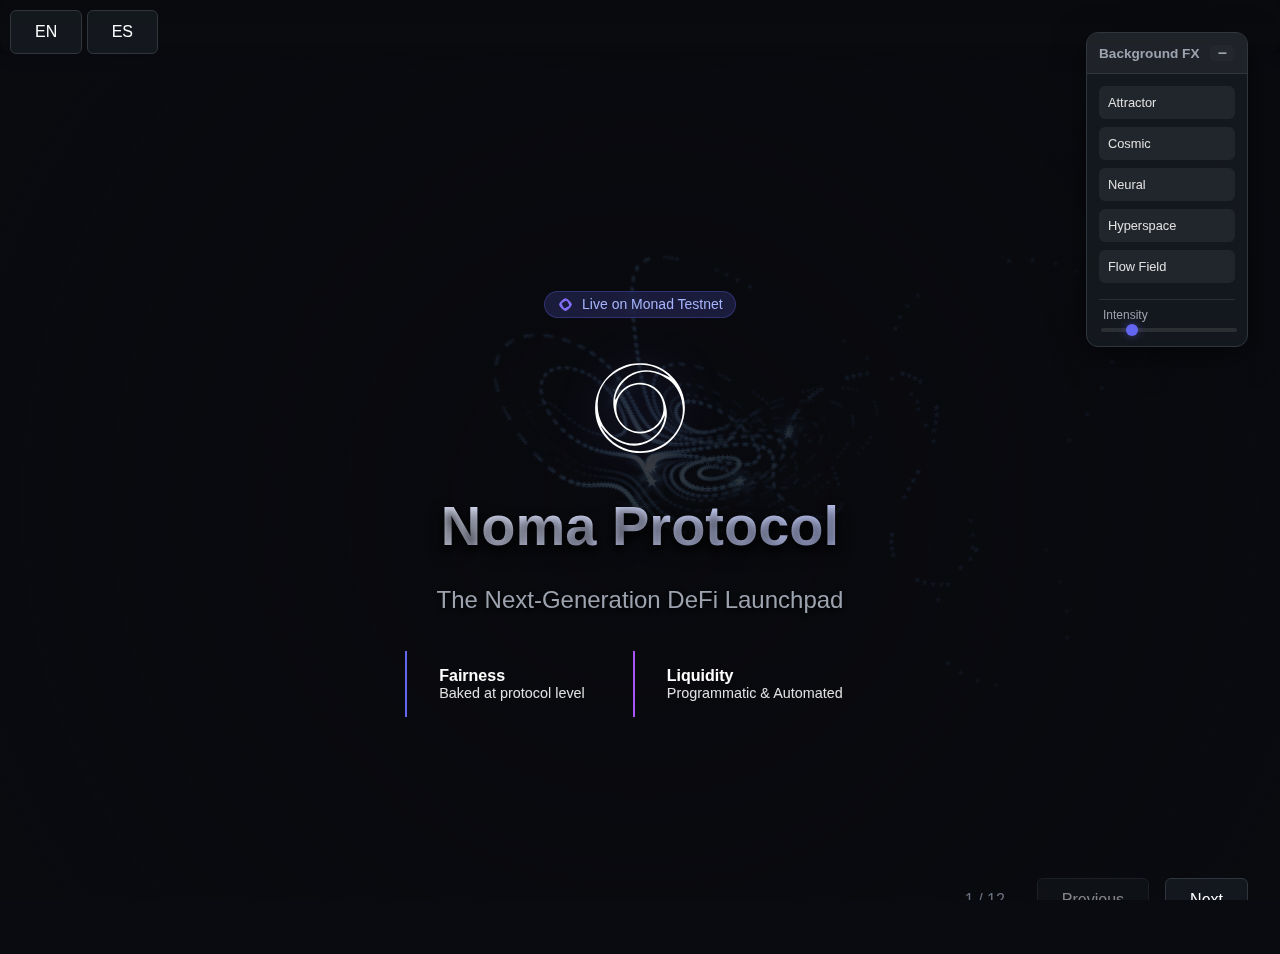
<file: pitch_deck.html>
<!DOCTYPE html>
<html lang="en">
<head>
    <meta charset="UTF-8">
    <meta name="viewport" content="width=device-width, initial-scale=1.0">
    <title>Noma Protocol Pitch Deck</title>
    <style>
        :root {
            --bg-color: #0a0b10;
            --text-color: #e0e0e0;
            --accent-primary: #6366f1; /* Indigo */
            --accent-secondary: #a855f7; /* Purple */
            --accent-tertiary: #10b981; /* Emerald */
            --surface-color: rgba(22, 27, 34, 0.8); /* More transparent surface */
            --border-color: #30363d;
            --font-main: 'Segoe UI', Roboto, Helvetica, Arial, sans-serif;
        }

        body, html {
            margin: 0;
            padding: 0;
            height: 100%;
            font-family: var(--font-main);
            color: var(--text-color);
            overflow: hidden;
        }

        html {
            background-color: var(--bg-color);
        }

        body {
            background-color: transparent;
        }

        #bgCanvas {
            position: fixed;
            top: 0;
            left: 0;
            width: 100%;
            height: 100%;
            z-index: -1;
            opacity: 0.2; /* Reduced to 0.2 for significantly lower intensity */
            transition: opacity 1s ease;
        }

        .logo {
            position: absolute;
            top: 2rem;
            left: 2rem;
            height: 40px; /* Adjust as needed */
            z-index: 10; /* Ensure it's above slides */
            filter: drop-shadow(0 2px 8px rgba(0,0,0,0.6));
        }

        .slides-container {
            height: 100%;
            width: 100%;
            position: relative;
        }

        .slide {
            position: absolute;
            top: 0;
            left: 0;
            width: 100%;
            height: 100%;
            opacity: 0;
            visibility: hidden;
            transition: opacity 0.5s ease, visibility 0.5s;
            display: flex;
            flex-direction: column;
            justify-content: center;
            align-items: center;
            padding: 2rem;
            box-sizing: border-box;
            /* Vignette effect to darken edges and focus center */
            background: radial-gradient(circle at center, transparent 0%, rgba(10, 11, 16, 0.8) 90%);
        }

        .slide.active {
            opacity: 1;
            visibility: visible;
            z-index: 1;
        }

        .content-wrapper {
            max-width: 1000px;
            width: 100%;
            margin: 0 auto;
            position: relative;
            z-index: 2;
        }

        h1, h2, h3 {
            text-shadow: 0 4px 12px rgba(0,0,0,0.8); /* Stronger contrast */
        }

        h1 {
            font-size: 3.5rem;
            font-weight: 800;
            margin-bottom: 0.5rem;
            background: linear-gradient(135deg, #fff 0%, #a5b4fc 100%);
            -webkit-background-clip: text;
            -webkit-text-fill-color: transparent;
            line-height: 1.1;
            /* Re-apply shadow to container since text-fill removes it from text */
            filter: drop-shadow(0 4px 4px rgba(0,0,0,0.5));
        }

        h2 {
            font-size: 2.5rem;
            margin-bottom: 1.5rem;
            color: white;
        }

        h3 {
            font-size: 1.5rem;
            color: var(--accent-primary);
            text-transform: uppercase;
            letter-spacing: 2px;
            margin-bottom: 1rem;
        }

        p, li {
            font-size: 1.25rem;
            line-height: 1.6;
            color: #ccd6f6; /* Slightly brighter for readability */
            text-shadow: 0 2px 4px rgba(0,0,0,0.8);
        }

        ul {
            list-style-type: none;
            padding: 0;
        }

        li {
            margin-bottom: 1rem;
            padding-left: 1.5rem;
            position: relative;
        }

        li::before {
            content: "•";
            color: var(--accent-secondary);
            position: absolute;
            left: 0;
            font-weight: bold;
        }

        .grid-2 {
            display: grid;
            grid-template-columns: 1fr 1fr;
            gap: 3rem;
            margin-top: 2rem;
        }

        .card {
            background: rgba(22, 27, 34, 0.4); /* More transparent */
            backdrop-filter: blur(16px) saturate(180%); /* Strong glass effect */
            border: 1px solid rgba(255, 255, 255, 0.1);
            box-shadow: 0 8px 32px rgba(0, 0, 0, 0.3);
            border-radius: 12px;
            padding: 2rem;
            transition: transform 0.2s, border-color 0.2s;
        }

        .card:hover {
            transform: translateY(-5px);
            border-color: var(--accent-primary);
            background: rgba(22, 27, 34, 0.6);
        }

        .highlight {
            color: var(--accent-tertiary);
            font-weight: bold;
        }

        .big-stat {
            font-size: 4rem;
            font-weight: bold;
            color: white;
            line-height: 1;
            text-shadow: 0 4px 8px rgba(0,0,0,0.5);
        }

        .stat-label {
            font-size: 1rem;
            text-transform: uppercase;
            letter-spacing: 1px;
            margin-top: 0.5rem;
        }

        .social-links {
            display: flex;
            gap: 1.5rem;
            justify-content: center;
            margin-top: 2rem;
        }

        .social-btn {
            display: flex;
            align-items: center;
            gap: 0.75rem;
            background: rgba(255, 255, 255, 0.05);
            border: 1px solid var(--border-color);
            padding: 0.75rem 1.5rem;
            border-radius: 8px;
            color: #e0e0e0;
            text-decoration: none;
            transition: all 0.2s;
            font-weight: 500;
            backdrop-filter: blur(4px);
        }

        .social-btn:hover {
            background: rgba(255, 255, 255, 0.1);
            border-color: var(--accent-primary);
            transform: translateY(-2px);
            color: white;
        }

        .social-icon {
            width: 24px;
            height: 24px;
            fill: currentColor;
        }

        .controls {
            position: absolute;
            bottom: 2rem;
            right: 2rem;
            z-index: 10;
            display: flex;
            gap: 1rem;
            align-items: center;
        }

        button {
            background: rgba(22, 27, 34, 0.8);
            backdrop-filter: blur(4px);
            border: 1px solid var(--border-color);
            color: white;
            padding: 0.75rem 1.5rem;
            cursor: pointer;
            font-size: 1rem;
            border-radius: 6px;
            transition: all 0.2s;
        }

        button:hover {
            background: var(--accent-primary);
            border-color: var(--accent-primary);
        }

        button:disabled {
            opacity: 0.5;
            cursor: not-allowed;
        }

        .progress {
            position: absolute;
            bottom: 0;
            left: 0;
            height: 4px;
            background: var(--accent-primary);
            transition: width 0.3s ease;
        }

        .tag {
            display: inline-flex;
            align-items: center;
            padding: 0.25rem 0.75rem;
            border-radius: 20px;
            font-size: 0.875rem;
            background: rgba(99, 102, 241, 0.2);
            color: #a5b4fc;
            border: 1px solid rgba(99, 102, 241, 0.3);
            margin-bottom: 1rem;
            backdrop-filter: blur(4px);
        }

        /* Specific slide adjustments */
        .hero-slide {
            text-align: center;
        }
        
        .chart-placeholder {
            width: 100%;
            height: 200px;
            background: rgba(0,0,0,0.2);
            backdrop-filter: blur(8px);
            border-radius: 8px;
            display: flex;
            align-items: center;
            justify-content: center;
            font-family: monospace;
            color: var(--accent-secondary);
            border: 1px dashed var(--border-color);
        }

        .roadmap-item {
            display: flex;
            align-items: center;
            gap: 1rem;
            margin-bottom: 1.5rem;
            background: rgba(255,255,255,0.03);
            padding: 1rem;
            border-radius: 8px;
            backdrop-filter: blur(4px);
            border: 1px solid rgba(255,255,255,0.05);
        }
        
        .roadmap-date {
            font-weight: bold;
            color: white;
            min-width: 100px;
        }

        .bg-controls {
            position: fixed;
            top: 2rem;
            right: 2rem; /* Reverted to top right */
            width: 160px;
            background: rgba(22, 27, 34, 0.8);
            backdrop-filter: blur(12px);
            border: 1px solid var(--border-color);
            border-radius: 12px;
            z-index: 100;
            padding: 0;
            box-shadow: 0 8px 32px rgba(0, 0, 0, 0.5);
            transition: opacity 0.3s;
        }

        .lang-selector {
            position: left;
            top: 2rem;
            right: 14rem; /* Reverted to original position (left of bg-controls) */
            left: auto; /* Ensure it respects right */
            width: auto; /* Allow width to adjust */
            /* background: rgba(22, 27, 34, 0.8); */
            backdrop-filter: blur(12px);
            /* border: 1px solid var(--border-color); */
            border-radius: 12px;
            z-index: 100;
            flex-direction: column; /* Stack header and content */
            overflow: hidden;
            box-shadow: 0 4px 12px rgba(0, 0, 0, 0.3);
            display: flex; /* Make it a flex container */
        }
        
        .bg-controls.collapsed .bg-controls-content {
            display: none;
        }
        
        .bg-controls.collapsed {
            width: auto;
            min-width: 140px;
        }

        .bg-controls-header {
            padding: 0.75rem;
            background: rgba(255, 255, 255, 0.05);
            border-bottom: 1px solid var(--border-color);
            border-radius: 12px 12px 0 0;
            cursor: grab;
            font-size: 0.85rem;
            font-weight: bold;
            text-align: center;
            color: #9ca3af;
            user-select: none;
            display: flex;
            justify-content: space-between;
            align-items: center;
        }
        
        .bg-controls.collapsed .bg-controls-header {
            border-bottom: none;
            border-radius: 12px;
        }

        .bg-toggle-btn {
            background: transparent;
            border: none;
            color: #9ca3af;
            cursor: pointer;
            font-weight: bold;
            padding: 0 0.5rem;
            font-size: 1rem;
            line-height: 1;
            margin-left: 0.5rem;
        }

        .bg-toggle-btn:hover {
            color: white;
            background: transparent;
        }

        .bg-controls-header:active {
            cursor: grabbing;
        }

        .bg-controls-content {
            padding: 0.75rem;
            display: flex;
            flex-direction: column;
            gap: 0.5rem;
        }

        .bg-btn {
            background: rgba(255, 255, 255, 0.05);
            border: 1px solid transparent;
            color: #e0e0e0;
            padding: 0.5rem;
            font-size: 0.8rem;
            cursor: pointer;
            border-radius: 6px;
            text-align: left;
            transition: all 0.2s;
        }

        .bg-btn:hover {
            background: var(--accent-primary);
            color: white;
        }

        .bg-btn.active {
            border-color: var(--accent-primary);
            color: var(--accent-primary);
        }

        .control-group {
            margin-top: 0.5rem;
            padding-top: 0.5rem;
            border-top: 1px solid rgba(255, 255, 255, 0.1);
            display: flex;
            flex-direction: column;
            gap: 0.25rem;
        }

        .control-label {
            font-size: 0.75rem;
            color: #9ca3af;
            margin-left: 0.25rem;
        }

        input[type=range] {
            -webkit-appearance: none;
            width: 100%;
            background: transparent;
        }

        input[type=range]::-webkit-slider-thumb {
            -webkit-appearance: none;
            height: 12px;
            width: 12px;
            border-radius: 50%;
            background: var(--accent-primary);
            cursor: pointer;
            margin-top: -4px;
            box-shadow: 0 0 8px rgba(99, 102, 241, 0.5);
        }

        input[type=range]::-webkit-slider-runnable-track {
            width: 100%;
            height: 4px;
            cursor: pointer;
            background: rgba(255, 255, 255, 0.1);
            border-radius: 2px;
        }

        @media (max-width: 768px) {
            body, html { 
                overflow: hidden; 
                height: 100%;
                position: fixed; /* Prevent body scroll bounce */
                width: 100%;
            }
            
            h1 { font-size: 2rem; }
            h2 { font-size: 1.5rem; }
            h3 { font-size: 1rem; }
            
            /* Moved padding here to ensure it works with scroll */
            .content-wrapper { 
                padding: 0 1rem 10rem 1rem; /* Large bottom padding to clear fixed nav */
                width: 100%; 
                box-sizing: border-box;
            }
            
            .grid-2 { 
                grid-template-columns: 1fr; 
                gap: 1.5rem; 
                display: flex;
                flex-direction: column;
            }
            
            .card { padding: 1.25rem; }
            .big-stat { font-size: 2.5rem; }
            .chart-placeholder svg { width: 100%; height: auto; }
            
            .slide { 
                padding: 5rem 0 0 0; /* Only top padding on container */
                display: block; 
                overflow-y: auto; 
                overflow-x: hidden;
                -webkit-overflow-scrolling: touch;
                height: 100%; /* Fill viewport */
            }
            
            /* Stack logo and controls */
            .bg-controls {
                top: 0.5rem;
                right: 0.5rem;
                width: 40px; 
                min-width: 0;
            }
            
            .lang-selector {
                top: 0.5rem;
                right: 3.5rem; /* Reverted mobile position */
                left: auto; /* Ensure it respects right */
                width: auto;
                min-width: unset;
                border-radius: 8px;
            }
            
            /* Ensure hero logo is visible and scaled */
            .hero-slide img[alt="Noma Protocol Logo"] {
                height: 60px !important;
                margin: 1rem auto;
            }
            
            .controls {
                position: fixed; /* Fix to viewport */
                width: 100%;
                justify-content: space-between;
                bottom: 0;
                left: 0;
                right: 0;
                padding: 1rem;
                padding-bottom: max(1rem, env(safe-area-inset-bottom)); /* Handle iPhone X+ notch */
                background: rgba(10, 11, 16, 0.95); /* Slightly more opaque */
                backdrop-filter: blur(10px);
                border-top: 1px solid var(--border-color);
                box-sizing: border-box;
                z-index: 20;
            }

            @media (max-width: 380px) {
                .controls {
                    margin-bottom: 20px;
                }
            }

            /* Force BG controls to look collapsed initially or simplified */
            .bg-controls-header {
                padding: 0.5rem;
                justify-content: center;
            }
            
            .bg-controls-header span {
                display: none; 
            }
            
            .bg-toggle-btn {
                margin: 0;
                font-size: 1.2rem;
            }
            
            .bg-controls:not(.collapsed) {
                width: 160px;
                right: 0.5rem;
            }
            
            .bg-controls:not(.collapsed) .bg-controls-header span {
                display: block;
            }

            /* Stack social buttons on mobile */
            .social-links {
                flex-direction: column;
                width: 100%;
                gap: 1rem;
            }

            .social-btn {
                width: 100%;
                justify-content: center;
                box-sizing: border-box;
            }
        }
    </style>
</head>
<body>

<canvas id="bgCanvas"></canvas>

<div id="langControls" class="lang-selector">
    <!-- <div class="lang-controls-header" id="langDragHandle">
        <span data-i18n="controls_lang_title">Language</span>
    </div> -->
    <div class="lang-controls-content" style="margin-top:10px;margin-left:10px">
        <button class="lang-btn active" onclick="setLanguage('en')">EN</button>
        <button class="lang-btn" onclick="setLanguage('es')">ES</button>
    </div>
</div>

<div id="bgControls" class="bg-controls">
    <div class="bg-controls-header" id="bgDragHandle">
        <span data-i18n="controls_bg_title">Background FX</span>
        <button id="bgToggleBtn" class="bg-toggle-btn">–</button>
    </div>
    <div class="bg-controls-content">
        <button class="bg-btn" onclick="switchBg('attractor')">Attractor</button>
        <button class="bg-btn" onclick="switchBg('cosmic-quantum')">Cosmic</button>
        <button class="bg-btn" onclick="switchBg('neural-nexus')">Neural</button>
        <button class="bg-btn" onclick="switchBg('hyperspace')">Hyperspace</button>
        <button class="bg-btn" onclick="switchBg('flow-field')">Flow Field</button>
        
        <div class="control-group">
            <label class="control-label" for="bgOpacity" data-i18n="controls_bg_intensity">Intensity</label>
            <input type="range" id="bgOpacity" min="0" max="1" step="0.01" value="0.2">
        </div>
    </div>
</div>

<div class="slides-container" id="slidesContainer">
    <div class="progress" id="progressBar"></div>

    <!-- Slide 1: Title -->
    <div class="slide active hero-slide">
        <div class="content-wrapper">
            <div class="tag">
                <img src="assets/monad.svg" alt="Monad Logo" style="height: 1.2em; vertical-align: text-bottom; margin-right: 0.5rem;">
                <span data-i18n="hero_tag">Live on Monad Testnet</span>
            </div>
            <img src="assets/logo.svg" alt="Noma Protocol Logo" style="display: block; margin: 1.5rem auto; height: 100px; filter: drop-shadow(0 0 20px rgba(99, 102, 241, 0.4));">
            <h1 data-i18n="hero_title">Noma Protocol</h1>
            <p style="font-size: 1.5rem; color: #9ca3af;" data-i18n="hero_subtitle">The Next-Generation DeFi Launchpad</p>
            <div style="margin-top: 2rem; display: flex; gap: 1rem; justify-content: center;">
                <div style="padding: 1rem 2rem; border-left: 2px solid var(--accent-primary); text-align: left;">
                    <div style="color: white; font-weight: bold;" data-i18n="hero_fairness_title">Fairness</div>
                    <div style="font-size: 0.9rem;" data-i18n="hero_fairness_desc">Baked at protocol level</div>
                </div>
                <div style="padding: 1rem 2rem; border-left: 2px solid var(--accent-secondary); text-align: left;">
                    <div style="color: white; font-weight: bold;" data-i18n="hero_liquidity_title">Liquidity</div>
                    <div style="font-size: 0.9rem;" data-i18n="hero_liquidity_desc">Programmatic & Automated</div>
                </div>
            </div>
        </div>
    </div>

    <!-- Slide 2: Mission -->
    <div class="slide">
        <div class="content-wrapper">
            <h3 data-i18n="mission_eyebrow">Our Mission</h3>
            <h2 data-i18n="mission_title">Revolutionizing Token Launches</h2>
            <p data-i18n="mission_text">The current status-quo of token launches is broken. Noma combines the efficiency of AMMs (Uniswap V3, PancakeSwap) with advanced primitives: automatic liquidity rebalancing, elastic supply, and self-repaying loans.</p>
            
            <div class="grid-2">
                <div class="card">
                    <h4 style="color:white; margin-top:0;" data-i18n="mission_card_founders_title">For Founders</h4>
                    <p style="font-size: 1rem;" data-i18n="mission_card_founders_text">Automated tokenomics and fair distribution without the complexity.</p>
                </div>
                <div class="card">
                    <h4 style="color:white; margin-top:0;" data-i18n="mission_card_holders_title">For Holders</h4>
                    <p style="font-size: 1rem;" data-i18n="mission_card_holders_text">Transparency, safety, and guaranteed liquidity backing.</p>
                </div>
            </div>
        </div>
    </div>

    <!-- Slide 3: Problem (Founders) -->
    <div class="slide">
        <div class="content-wrapper">
            <h3 data-i18n="problem_founders_eyebrow">The Founder's Dilemma</h3>
            <h2 data-i18n="problem_founders_title">Distribution is Hard</h2>
            <div class="grid-2">
                <div>
                    <p data-i18n="problem_founders_text">Launching a token today involves balancing fairness, transparency, and sustainable tokenomics. This complexity often leads to critical failures:</p>
                    <ul>
                        <li><strong data-i18n="problem_founders_list_1_title">Rug Pulls:</strong> <span data-i18n="problem_founders_list_1_text">Insiders exit, leaving investors with worthless assets.</span></li>
                        <li><strong data-i18n="problem_founders_list_2_title">Liquidity Issues:</strong> <span data-i18n="problem_founders_list_2_text">Centralized control leads to manipulation.</span></li>
                        <li><strong data-i18n="problem_founders_list_3_title">Misaligned Incentives:</strong> <span data-i18n="problem_founders_list_3_text">Difficulty in aligning long-term goals with short-term pressure.</span></li>
                    </ul>
                </div>
                <div style="display: flex; align-items: center; justify-content: center;">
                    <div class="chart-placeholder">
                        <svg width="120" height="120" viewBox="0 0 100 100" fill="none" stroke="var(--accent-secondary)" stroke-width="2" stroke-linecap="round" stroke-linejoin="round">
                            <!-- Base -->
                            <path d="M50 90 L50 20" />
                            <path d="M30 90 L70 90" />
                            
                            <!-- Broken Beam (Tilted heavily left) -->
                            <path d="M10 40 L50 20 L90 30" stroke="var(--accent-primary)" stroke-width="3"/>
                            
                            <!-- Left Pan (Low) -->
                            <path d="M10 40 L10 65" />
                            <path d="M0 65 A15 8 0 0 0 20 65" fill="rgba(99, 102, 241, 0.2)" />
                            
                            <!-- Right Pan (High) -->
                            <path d="M90 30 L90 45" />
                            <path d="M80 45 A15 8 0 0 0 100 45" fill="rgba(168, 85, 247, 0.2)" />
                            
                            <!-- Glitch Effect on Pivot -->
                            <path d="M45 15 L55 25 M55 15 L45 25" stroke="var(--accent-tertiary)" />
                        </svg>
                    </div>
                </div>
            </div>
        </div>
    </div>

    <!-- Slide 4: Problem (Holders) -->
    <div class="slide">
        <div class="content-wrapper">
            <h3 data-i18n="problem_holders_eyebrow">The Investor's Reality</h3>
            <h2 data-i18n="problem_holders_title">Broken Expectations</h2>
            <div class="grid-2">
                <div style="order: 2;">
                    <p data-i18n="problem_holders_text">The crypto industry has become a "cut-throat" environment. Investors are often the product, not the partner.</p>
                    <ul>
                        <li><strong data-i18n="problem_holders_list_1_title">Value Extraction:</strong> <span data-i18n="problem_holders_list_1_text">Projects designed to extract rather than create utility.</span></li>
                        <li><strong data-i18n="problem_holders_list_2_title">Lack of Trust:</strong> <span data-i18n="problem_holders_list_2_text">Exploitation leads to disillusionment.</span></li>
                        <li><strong data-i18n="problem_holders_list_3_title">Wealth Concentration:</strong> <span data-i18n="problem_holders_list_3_text">Insiders hold the majority of supply and power.</span></li>
                    </ul>
                </div>
                <div style="order: 1; display: flex; align-items: center; justify-content: center;">
                    <div class="chart-placeholder">
                        <svg width="150" height="100" viewBox="0 0 150 100" fill="none" stroke="var(--accent-tertiary)" stroke-width="2" stroke-linecap="round" stroke-linejoin="round">
                            <!-- Grid Lines -->
                            <path d="M10 10 L10 90 L140 90" stroke="var(--border-color)" />
                            
                            <!-- Downward Trend Line -->
                            <path d="M10 20 C40 20, 60 70, 130 80" stroke="#ef4444" stroke-width="3" fill="none" />
                            
                            <!-- Warning Sign Overlay -->
                            <g transform="translate(100, 10)">
                                <path d="M15 5 L28 30 L2 30 Z" fill="rgba(239, 68, 68, 0.2)" stroke="#ef4444" />
                                <path d="M15 12 L15 20" stroke="#ef4444" stroke-width="2" />
                                <circle cx="15" cy="24" r="1" fill="#ef4444" stroke="none" />
                            </g>
                        </svg>
                    </div>
                </div>
            </div>
        </div>
    </div>

    <!-- Slide 5: Solution Overview -->
    <div class="slide">
        <div class="content-wrapper">
            <h3 data-i18n="solution_eyebrow">The Noma Solution</h3>
            <h2 data-i18n="solution_title">Automated Tokenomics</h2>
            <p data-i18n="solution_text">Noma uses a bonding curve graduation system (akin to Pump.fun). Purchases trigger a 'Liquidity Shift', unlocking borrowing and staking.</p>
            
            <div class="grid-2">
                <div class="card">
                    <div class="highlight" data-i18n="solution_card_1_title">Middleware Market Maker</div>
                    <p data-i18n="solution_card_1_text">The protocol acts as the market maker for the liquidity it controls.</p>
                </div>
                <div class="card">
                    <div class="highlight" data-i18n="solution_card_2_title">Graduation Event</div>
                    <p data-i18n="solution_card_2_text">The first liquidity shift activates advanced functions like self-repaying loans and native staking.</p>
                </div>
                <div class="card">
                    <div class="highlight" data-i18n="solution_card_3_title">Revenue Feedback</div>
                    <p data-i18n="solution_card_3_text">Protocol revenue is fed back into liquidity, constantly increasing the floor price.</p>
                </div>
                <div class="card">
                    <div class="highlight" data-i18n="solution_card_4_title">Self-Sufficient</div>
                    <p data-i18n="solution_card_4_text">No need for external market makers or complex liquidity management teams.</p>
                </div>
            </div>
        </div>
    </div>

    <!-- Slide 6: Deep Dive - Liquidity -->
    <div class="slide">
        <div class="content-wrapper">
            <h3 data-i18n="tech_eyebrow">Core Technology</h3>
            <h2 data-i18n="tech_title">1:1 Backing & Floor Price</h2>
            <p data-i18n="tech_text">We don't just promise liquidity; we enforce it at the code level.</p>
            
            <div style="margin-top: 2rem;">
                <div class="roadmap-item">
                    <div class="roadmap-date" style="color: var(--accent-tertiary);" data-i18n="tech_item_1_date">GUARANTEE</div>
                    <div data-i18n="tech_item_1_text">The protocol can buy back the <strong>whole circulating supply</strong> at any time.</div>
                </div>
                <div class="roadmap-item">
                    <div class="roadmap-date" style="color: var(--accent-tertiary);" data-i18n="tech_item_2_date">BACKING</div>
                    <div data-i18n="tech_item_2_text">Tokens outside protocol control are backed <strong>1:1</strong> by real liquidity at the floor price.</div>
                </div>
                <div class="roadmap-item">
                    <div class="roadmap-date" style="color: var(--accent-tertiary);" data-i18n="tech_item_3_date">CONTROL</div>
                    <div data-i18n="tech_item_3_text">Liquidity is owned by the <strong>protocol</strong>, not insiders.</div>
                </div>
            </div>
            
            <div class="chart-placeholder" style="height: 150px; margin-top: 2rem;">
                <svg width="400" height="120" viewBox="0 0 400 120" fill="none">
                    <!-- Gradient Definition -->
                    <defs>
                        <linearGradient id="floorGradient" x1="0" y1="0" x2="0" y2="1">
                            <stop offset="0%" stop-color="var(--accent-tertiary)" stop-opacity="0.3"/>
                            <stop offset="100%" stop-color="var(--accent-tertiary)" stop-opacity="0"/>
                        </linearGradient>
                    </defs>
                    
                    <!-- Axis -->
                    <line x1="20" y1="100" x2="380" y2="100" stroke="var(--border-color)" stroke-width="1" />
                    <line x1="20" y1="100" x2="20" y2="10" stroke="var(--border-color)" stroke-width="1" />
                    
                    <!-- Price Floor Steps (Green) -->
                    <path d="M20 90 L80 90 L80 75 L160 75 L160 60 L240 60 L240 40 L320 40 L320 20 L380 20" 
                          stroke="var(--accent-tertiary)" stroke-width="2" fill="none" />
                    
                    <!-- Filled Area Under Floor -->
                    <path d="M20 90 L80 90 L80 75 L160 75 L160 60 L240 60 L240 40 L320 40 L320 20 L380 20 L380 100 L20 100 Z" 
                          fill="url(#floorGradient)" />
                          
                    <!-- Market Price Volatility (Blue/Purple) above floor -->
                    <path d="M20 85 Q50 70 80 85 T140 70 T200 50 T280 30 T360 15" 
                          stroke="var(--accent-primary)" stroke-width="1.5" stroke-dasharray="4 2" fill="none" opacity="0.7"/>
                          
                    <!-- Label -->
                    <text x="300" y="90" fill="var(--accent-tertiary)" font-size="10" font-family="monospace">RATCHETING FLOOR</text>
                </svg>
            </div>
        </div>
    </div>

    <!-- Slide 7: Innovative Features -->
    <div class="slide">
        <div class="content-wrapper">
            <h3 data-i18n="features_eyebrow">Features</h3>
            <h2 data-i18n="features_title">Beyond Just Launching</h2>
            <div class="grid-2">
                <div>
                    <ul>
                        <li>
                            <strong style="color:white;" data-i18n="features_list_1_title">Algorithmic Liquidity</strong>
                            <br><span data-i18n="features_list_1_text">Creators configure liquidity shape & elastic supply. Automatic rebalancing drives consistent value.</span>
                        </li>
                        <li>
                            <strong style="color:white;" data-i18n="features_list_2_title">Self-Repaying Loans</strong>
                            <br><span data-i18n="features_list_2_text">Loans automatically repay from protocol profits when LTV exceeds healthy thresholds.</span>
                        </li>
                    </ul>
                </div>
                <div>
                    <ul>
                        <li>
                            <strong style="color:white;" data-i18n="features_list_3_title">Dividend Distribution</strong>
                            <br><span data-i18n="features_list_3_text">Rebalancing mints tokens for staking pools, creators, and the protocol.</span>
                        </li>
                        <li>
                            <strong style="color:white;" data-i18n="features_list_4_title">Escrowed Returns</strong>
                            <br><span data-i18n="features_list_4_text">Dividends are escrowed over 6 months with linear release to align long-term incentives.</span>
                        </li>
                    </ul>
                </div>
            </div>
        </div>
    </div>

    <!-- Slide 7b: Creator Ecosystem -->
    <div class="slide">
        <div class="content-wrapper">
            <h3 data-i18n="creators_eyebrow">For Creators</h3>
            <h2 data-i18n="creators_title">A Creator-Centric Ecosystem</h2>
            <p data-i18n="creators_text">The Launchpad fosters an ecosystem where creators are actively rewarded for launching interesting tokens.</p>
            
            <div class="grid-2">
                <div>
                    <div class="card" style="height: 100%; box-sizing: border-box;">
                        <div class="highlight" data-i18n="creators_card_title">Incentivized Innovation</div>
                        <p style="margin-top: 1rem;" data-i18n="creators_card_text">Creators earn from liquidity rebalancing events, aligning their success with the protocol's long-term growth.</p>
                    </div>
                </div>
                <div style="display: flex; flex-direction: column; justify-content: center; gap: 1rem;">
                    <div class="chart-placeholder" style="height: 180px;">
                        <svg width="400" height="150" viewBox="0 0 400 150" fill="none">
                            <!-- Central Hub (Protocol) -->
                            <circle cx="200" cy="75" r="20" fill="rgba(255, 255, 255, 0.1)" stroke="var(--accent-secondary)" stroke-width="2" />
                            
                            <!-- Creator Nodes -->
                            <g id="creatorNodes">
                                <circle cx="100" cy="40" r="12" fill="#fbbf24" opacity="0.8" />
                                <circle cx="300" cy="40" r="12" fill="#fbbf24" opacity="0.8" />
                                <circle cx="100" cy="110" r="12" fill="#fbbf24" opacity="0.8" />
                                <circle cx="300" cy="110" r="12" fill="#fbbf24" opacity="0.8" />
                            </g>
                            
                            <!-- Connection Lines with Flow -->
                            <path d="M112 40 L180 75" stroke="url(#flowGradient1)" stroke-width="2" stroke-dasharray="4 4">
                                <animate attributeName="stroke-dashoffset" from="8" to="0" dur="1s" repeatCount="indefinite"/>
                            </path>
                            <path d="M288 40 L220 75" stroke="url(#flowGradient2)" stroke-width="2" stroke-dasharray="4 4">
                                <animate attributeName="stroke-dashoffset" from="8" to="0" dur="1s" repeatCount="indefinite"/>
                            </path>
                            
                            <!-- Reward Pulses outward -->
                            <circle cx="200" cy="75" r="20" fill="none" stroke="var(--accent-tertiary)" stroke-width="2" opacity="0">
                                <animate attributeName="r" values="20; 120" dur="2s" repeatCount="indefinite" />
                                <animate attributeName="opacity" values="0.8; 0" dur="2s" repeatCount="indefinite" />
                            </circle>
                            
                            <!-- Definitions -->
                            <defs>
                                <linearGradient id="flowGradient1" x1="0" y1="0" x2="1" y2="1">
                                    <stop offset="0%" stop-color="#fbbf24"/>
                                    <stop offset="100%" stop-color="var(--accent-secondary)"/>
                                </linearGradient>
                                <linearGradient id="flowGradient2" x1="1" y1="0" x2="0" y2="1">
                                    <stop offset="0%" stop-color="#fbbf24"/>
                                    <stop offset="100%" stop-color="var(--accent-secondary)"/>
                                </linearGradient>
                            </defs>
                            
                            <text x="200" y="140" fill="var(--accent-tertiary)" font-family="sans-serif" font-size="12" text-anchor="middle" font-weight="bold" letter-spacing="1" data-i18n="creators_graphic_label">ACTIVE REWARDS</text>
                        </svg>
                    </div>
                    <div style="text-align: center; font-size: 0.9rem; color: var(--accent-tertiary);">
                        <strong data-i18n="creators_footer_title">Sustainable Growth</strong><br>
                        <span style="color: #9ca3af;" data-i18n="creators_footer_text">Building value, not just hype.</span>
                    </div>
                </div>
            </div>
        </div>
    </div>

    <!-- Slide 8: Business Model -->
    <div class="slide">
        <div class="content-wrapper">
            <h3 data-i18n="business_eyebrow">Sustainability</h3>
            <h2 data-i18n="business_title">Economic Flywheel</h2>
            <div class="grid-2">
                <div class="card" style="text-align: center;">
                    <div class="big-stat" data-i18n="business_card_1_stat">Dual Yield</div>
                    <div class="stat-label" data-i18n="business_card_1_label">Fees + Rebalancing</div>
                    <p style="font-size: 0.9rem; margin-top: 1rem;" data-i18n="business_card_1_text">Earns from underlying AMM trading fees AND algorithmic liquidity rebalancing.</p>
                </div>
                <div class="card" style="text-align: center;">
                    <div class="big-stat" data-i18n="business_card_2_stat">Dividends</div>
                    <div class="stat-label" data-i18n="business_card_2_label">To Holders</div>
                    <p style="font-size: 0.9rem; margin-top: 1rem;" data-i18n="business_card_2_text">Profits are redirected to token holders as dividends (6-month linear escrow).</p>
                </div>
            </div>
            <p style="text-align: center; margin-top: 2rem; font-style: italic;" data-i18n="business_quote">"When liquidity rebalances upwards, tokens are minted and distributed to stakers, creators, and the protocol."</p>
        </div>
    </div>

    <!-- Slide 9: Noma Holders -->
    <div class="slide">
        <div class="content-wrapper">
            <h3 data-i18n="holders_eyebrow">For Token Holders</h3>
            <h2 data-i18n="holders_title">The Ultimate Yield Asset</h2>
            <p data-i18n="holders_text">$NOMA isn't just a governance token. It's a claim on the success of every project launched on the protocol.</p>
            
            <div class="grid-2">
                <div>
                    <div class="card" style="height: 100%; box-sizing: border-box;">
                        <div class="highlight" data-i18n="holders_card_title">Launchpad Index</div>
                        <p style="margin-top: 1rem;" data-i18n="holders_card_text">Holding $NOMA provides exposure to a diversified stream of tokens from every successful launch.</p>
                        <ul style="margin-top: 1.5rem;">
                            <li><strong data-i18n="holders_list_1_title">Passive Accumulation:</strong> <span data-i18n="holders_list_1_text">No active trading required.</span></li>
                            <li><strong data-i18n="holders_list_2_title">Diversified Portfolio:</strong> <span data-i18n="holders_list_2_text">Automatically build a bag of new ecosystem tokens.</span></li>
                        </ul>
                    </div>
                </div>
                <div style="display: flex; flex-direction: column; justify-content: center; gap: 1rem;">
                    <div class="chart-placeholder" style="height: 180px;">
                        <svg width="400" height="150" viewBox="0 0 400 150" fill="none">
                            <!-- Stream Definition -->
                            <defs>
                                <linearGradient id="streamGradient" x1="0" y1="0" x2="1" y2="0">
                                    <stop offset="0%" stop-color="var(--accent-secondary)" stop-opacity="0.1"/>
                                    <stop offset="50%" stop-color="var(--accent-secondary)" stop-opacity="0.8"/>
                                    <stop offset="100%" stop-color="var(--accent-primary)" stop-opacity="1"/>
                                </linearGradient>
                            </defs>
                            
                            <!-- Project Tokens (Left) -->
                            <circle cx="50" cy="30" r="15" fill="#ef4444" opacity="0.8"><animate attributeName="opacity" values="0.8;1;0.8" dur="2s" repeatCount="indefinite"/></circle>
                            <circle cx="50" cy="75" r="15" fill="#10b981" opacity="0.8"><animate attributeName="opacity" values="0.8;1;0.8" dur="3s" repeatCount="indefinite"/></circle>
                            <circle cx="50" cy="120" r="15" fill="#fbbf24" opacity="0.8"><animate attributeName="opacity" values="0.8;1;0.8" dur="2.5s" repeatCount="indefinite"/></circle>
                            
                            <!-- Stream Paths -->
                            <path d="M70 30 C150 30, 150 75, 250 75" stroke="url(#streamGradient)" stroke-width="4" stroke-dasharray="5 5">
                                <animate attributeName="stroke-dashoffset" from="10" to="0" dur="1s" repeatCount="indefinite"/>
                            </path>
                            <path d="M70 75 C150 75, 150 75, 250 75" stroke="url(#streamGradient)" stroke-width="4" stroke-dasharray="5 5">
                                <animate attributeName="stroke-dashoffset" from="10" to="0" dur="1s" repeatCount="indefinite"/>
                            </path>
                            <path d="M70 120 C150 120, 150 75, 250 75" stroke="url(#streamGradient)" stroke-width="4" stroke-dasharray="5 5">
                                <animate attributeName="stroke-dashoffset" from="10" to="0" dur="1s" repeatCount="indefinite"/>
                            </path>
                            
                            <!-- Noma Holder Wallet (Right) -->
                            <rect x="250" y="40" width="120" height="70" rx="10" fill="rgba(22, 27, 34, 0.8)" stroke="var(--accent-primary)" stroke-width="2"/>
                            <text x="310" y="80" fill="white" font-family="sans-serif" font-size="14" text-anchor="middle" font-weight="bold" data-i18n="holders_graphic_title">$NOMA Holder</text>
                            <text x="310" y="95" fill="var(--accent-tertiary)" font-family="sans-serif" font-size="10" text-anchor="middle" data-i18n="holders_graphic_sub">YIELD ESCROWED</text>
                        </svg>
                    </div>
                    <div style="text-align: center; font-size: 0.9rem; color: var(--accent-tertiary);">
                        <strong data-i18n="holders_graphic_footer_title">6-Month Linear Release</strong><br>
                        <span style="color: #9ca3af;" data-i18n="holders_graphic_footer_text">Aligning incentives for long-term growth.</span>
                    </div>
                </div>
            </div>
        </div>
    </div>

    <!-- Slide 10: Roadmap -->
    <div class="slide">
        <div class="content-wrapper">
            <h3 data-i18n="roadmap_eyebrow">Trajectory</h3>
            <h2 data-i18n="roadmap_title">Roadmap & Status</h2>
            
            <div class="card" style="width: 100%; box-sizing: border-box;">
                <div class="roadmap-item">
                    <div class="roadmap-date" style="color: var(--accent-tertiary);" data-i18n="roadmap_item_1_date">CURRENT</div>
                    <div>
                        <strong>
                            <img src="assets/monad.svg" alt="Monad Logo" style="height: 1em; vertical-align: text-bottom; margin-right: 0.3rem;">
                            <span data-i18n="roadmap_item_1_title">Live on Monad Testnet</span>
                        </strong>
                        <br><span data-i18n="roadmap_item_1_text">Core protocol operational, testing liquidity curves.</span>
                    </div>
                </div>
                <div class="roadmap-item">
                    <div class="roadmap-date" data-i18n="roadmap_item_2_date">Q2 2026</div>
                    <div><strong data-i18n="roadmap_item_2_title">Mainnet Launch</strong><br><span data-i18n="roadmap_item_2_text">Full deployment, initial batch of partnered launches.</span></div>
                </div>
                <div class="roadmap-item">
                    <div class="roadmap-date" data-i18n="roadmap_item_3_date">Q3 2026</div>
                    <div><strong data-i18n="roadmap_item_3_title">Ecosystem Expansion</strong><br><span data-i18n="roadmap_item_3_text">Cross-chain integrations and advanced DAO governance tools.</span></div>
                </div>
                <div class="roadmap-item">
                    <div class="roadmap-date" data-i18n="roadmap_item_4_date">Q4 2026</div>
                    <div><strong data-i18n="roadmap_item_4_title">Noma Pro</strong><br><span data-i18n="roadmap_item_4_text">Institutional grade tools for large scale asset issuance.</span></div>
                </div>
            </div>
        </div>
    </div>

    <!-- Slide 11: Contact -->
    <div class="slide">
        <div class="content-wrapper" style="text-align: center;">
            <h3 data-i18n="contact_eyebrow">Join Us</h3>
            <h2 data-i18n="contact_title">The Future of Fair Launches</h2>
            <p data-i18n="contact_text">Ready to build the next generation of DeFi?</p>
            
            <div style="margin-top: 3rem;">
                <a href="#" style="text-decoration: none;">
                    <button style="background: var(--accent-primary); border: none; padding: 1rem 3rem; font-size: 1.2rem; font-weight: bold;" data-i18n="contact_btn">Launch App</button>
                </a>
                <br><br>
                <div class="social-links">
                    <a href="#" class="social-btn">
                        <svg class="social-icon" viewBox="0 0 24 24">
                            <path d="M18.244 2.25h3.308l-7.227 8.26 8.502 11.24H16.17l-5.214-6.817L4.99 21.75H1.68l7.73-8.835L1.254 2.25H8.08l4.713 6.231zm-1.161 17.52h1.833L7.084 4.126H5.117z"/>
                        </svg>
                        <span data-i18n="contact_twitter_label">@NomaProtocol</span>
                    </a>
                    <a href="#" class="social-btn">
                        <svg class="social-icon" viewBox="0 0 24 24">
                            <path d="M20.317 4.37a19.791 19.791 0 0 0-4.885-1.515.074.074 0 0 0-.079.037c-.21.375-.444.864-.608 1.25a18.27 18.27 0 0 0-5.487 0 12.64 12.64 0 0 0-.617-1.25.077.077 0 0 0-.079-.037A19.736 19.736 0 0 0 3.677 4.37a.07.07 0 0 0-.032.027C.533 9.046-.32 13.58.099 18.057a.082.082 0 0 0 .031.057 19.9 19.9 0 0 0 5.993 3.03.078.078 0 0 0 .084-.028 14.09 14.09 0 0 0 1.226-1.994.076.076 0 0 0-.041-.106 13.107 13.107 0 0 1-1.872-.892.077.077 0 0 1-.008-.128 10.2 10.2 0 0 0 .372-.292.074.074 0 0 1 .077-.01c3.928 1.793 8.18 1.793 12.062 0a.074.074 0 0 1 .078.01c.12.098.246.198.373.292a.077.077 0 0 1-.006.127 12.299 12.299 0 0 1-1.873.892.077.077 0 0 0-.041.107c.36.698.772 1.362 1.225 1.993a.076.076 0 0 0 .084.028 19.839 19.839 0 0 0 6.002-3.03.077.077 0 0 0 .032-.054c.5-5.177-.838-9.674-3.549-13.66a.061.061 0 0 0-.031-.03zM8.02 15.33c-1.183 0-2.157-1.085-2.157-2.419 0-1.333.956-2.419 2.157-2.419 1.21 0 2.176 1.086 2.157 2.419 0 1.334-.956 2.42-2.157 2.42zm7.975 0c-1.183 0-2.157-1.085-2.157-2.419 0-1.333.955-2.419 2.157-2.419 1.21 0 2.176 1.086 2.157 2.419 0 1.334-.946 2.42-2.157 2.42z"/>
                        </svg>
                        <span data-i18n="contact_discord_label">Community</span>
                    </a>
                    <a href="#" class="social-btn">
                        <svg class="social-icon" viewBox="0 0 24 24">
                            <path d="M12 2C6.48 2 2 6.48 2 12s4.48 10 10 10 10-4.48 10-10S17.52 2 12 2zm-1 17.93c-3.95-.49-7-3.85-7-7.93 0-.62.08-1.21.21-1.79L9 15v1c0 1.1.9 2 2 2v1.93zm6.9-2.54c-.26-.81-1-1.39-1.9-1.39h-1v-3c0-.55-.45-1-1-1H8v-2h2c.55 0 1-.45 1-1V7h2c1.1 0 2-.9 2-2v-.41c2.93 1.19 5 4.06 5 7.41 0 2.08-.8 3.97-2.1 5.39z"/>
                        </svg>
                        <span data-i18n="contact_web_label">noma.fi</span>
                    </a>
                </div>
            </div>
        </div>
    </div>

    <div class="controls">
        <span id="slideCounter" style="margin-right: 1rem; color: #6b7280;">1 / 12</span>
        <button onclick="prevSlide()" id="prevBtn" data-i18n="controls_prev">Previous</button>
        <button onclick="nextSlide()" id="nextBtn" data-i18n="controls_next">Next</button>
    </div>

</div>

<script>
    let currentSlide = 0;
    const slides = document.querySelectorAll('.slide');
    const progressBar = document.getElementById('progressBar');
    const slideCounter = document.getElementById('slideCounter');
    const prevBtn = document.getElementById('prevBtn');
    const nextBtn = document.getElementById('nextBtn');

    function updateSlide() {
        slides.forEach((slide, index) => {
            if (index === currentSlide) {
                slide.classList.add('active');
            } else {
                slide.classList.remove('active');
            }
        });
        
        const progress = ((currentSlide + 1) / slides.length) * 100;
        progressBar.style.width = `${progress}%`;
        slideCounter.textContent = `${currentSlide + 1} / ${slides.length}`;

        prevBtn.disabled = currentSlide === 0;
        nextBtn.disabled = currentSlide === slides.length - 1;
    }

    function nextSlide() {
        if (currentSlide < slides.length - 1) {
            currentSlide++;
            updateSlide();
        }
    }

    function prevSlide() {
        if (currentSlide > 0) {
            currentSlide--;
            updateSlide();
        }
    }

    // Keyboard navigation
    document.addEventListener('keydown', (e) => {
        if (e.key === 'ArrowRight' || e.key === 'Space') {
            nextSlide();
        } else if (e.key === 'ArrowLeft') {
            prevSlide();
        }
    });

    updateSlide();
</script>

<script src="translations.js"></script>
<script src="background-effects.js"></script>
<script>
    // Translation Logic
    let currentLang = 'en';

    function setLanguage(lang) {
        if (!translations[lang]) return;
        currentLang = lang;
        
        // Update content
        document.querySelectorAll('[data-i18n]').forEach(element => {
            const key = element.getAttribute('data-i18n');
            if (translations[lang][key]) {
                // Check if text contains HTML
                if (translations[lang][key].includes('<')) {
                    element.innerHTML = translations[lang][key];
                } else {
                    element.textContent = translations[lang][key];
                }
            }
        });

        // Update buttons state
        document.querySelectorAll('.lang-btn').forEach(btn => {
            if (btn.textContent.toLowerCase() === lang) {
                btn.classList.add('active');
            } else {
                btn.classList.remove('active');
            }
        });
    }

    // Initialize background
    // You can pass 'attractor', 'convolution', or leave empty for random
    document.addEventListener('DOMContentLoaded', () => {
        initBackground('bgCanvas');
        
        // Auto-collapse on mobile
        if (window.innerWidth < 768) {
            const controls = document.getElementById('bgControls');
            const toggleBtn = document.getElementById('bgToggleBtn');
            controls.classList.add('collapsed');
            toggleBtn.textContent = '+';
        }
        
        // Initialize slider listener
        const opacitySlider = document.getElementById('bgOpacity');
        const canvas = document.getElementById('bgCanvas');
        
        // Sync on load to ensure CSS matches slider
        canvas.style.opacity = opacitySlider.value;
        
        opacitySlider.addEventListener('input', (e) => {
            canvas.style.opacity = e.target.value;
        });
    });

    // Switch Background Wrapper
    function switchBg(type) {
        switchBackground(type);
        // Update active state UI
        document.querySelectorAll('.bg-btn').forEach(btn => {
            if (btn.textContent.toLowerCase().includes(type.split('-')[0])) {
                btn.style.borderColor = 'var(--accent-primary)';
                btn.style.color = 'var(--accent-primary)';
            } else {
                btn.style.borderColor = 'transparent';
                btn.style.color = '#e0e0e0';
            }
        });
    }

    // Toggle Collapse
    const toggleBtn = document.getElementById('bgToggleBtn');
    toggleBtn.addEventListener('mousedown', (e) => e.stopPropagation()); // Prevent drag start
    toggleBtn.addEventListener('click', () => {
        const controls = document.getElementById('bgControls');
        controls.classList.toggle('collapsed');
        toggleBtn.textContent = controls.classList.contains('collapsed') ? '+' : '–';
    });

    // Draggable Logic for Background Controls
    const dragElementBg = document.getElementById("bgControls");
    const dragHandleBg = document.getElementById("bgDragHandle");
    
    let isDraggingBg = false;
    let currentXBg;
    let currentYBg;
    let initialXBg;
    let initialYBg;
    let xOffsetBg = 0;
    let yOffsetBg = 0;

    dragHandleBg.addEventListener("mousedown", dragStartBg);
    document.addEventListener("mouseup", dragEndBg);
    document.addEventListener("mousemove", dragBg);

    function dragStartBg(e) {
        initialXBg = e.clientX - xOffsetBg;
        initialYBg = e.clientY - yOffsetBg;
        if (e.target === dragHandleBg) {
            isDraggingBg = true;
        }
    }

    function dragEndBg(e) {
        initialXBg = currentXBg;
        initialYBg = currentYBg;
        isDraggingBg = false;
    }

    function dragBg(e) {
        if (isDraggingBg) {
            e.preventDefault();
            currentXBg = e.clientX - initialXBg;
            currentYBg = e.clientY - initialYBg;
            xOffsetBg = currentXBg;
            yOffsetBg = currentYBg;
            setTranslate(currentXBg, currentYBg, dragElementBg);
        }
    }

    // Draggable Logic for Language Controls
    const dragElementLang = document.getElementById("langControls");
    const dragHandleLang = document.getElementById("langDragHandle");
    
    let isDraggingLang = false;
    let currentXLang;
    let currentYLang;
    let initialXLang;
    let initialYLang;
    let xOffsetLang = 0;
    let yOffsetLang = 0;

    dragHandleLang.addEventListener("mousedown", dragStartLang);
    document.addEventListener("mouseup", dragEndLang);
    document.addEventListener("mousemove", dragLang);

    function dragStartLang(e) {
        initialXLang = e.clientX - xOffsetLang;
        initialYLang = e.clientY - yOffsetLang;
        if (e.target === dragHandleLang) {
            isDraggingLang = true;
        }
    }

    function dragEndLang(e) {
        initialXLang = currentXLang;
        initialYLang = currentYLang;
        isDraggingLang = false;
    }

    function dragLang(e) {
        if (isDraggingLang) {
            e.preventDefault();
            currentXLang = e.clientX - initialXLang;
            currentYLang = e.clientY - initialYLang;
            xOffsetLang = currentXLang;
            yOffsetLang = currentYLang;
            setTranslate(currentXLang, currentYLang, dragElementLang);
        }
    }

    function setTranslate(xPos, yPos, el) {
        el.style.transform = "translate3d(" + xPos + "px, " + yPos + "px, 0)";
    }
</script>

</body>
</html>
</file>
